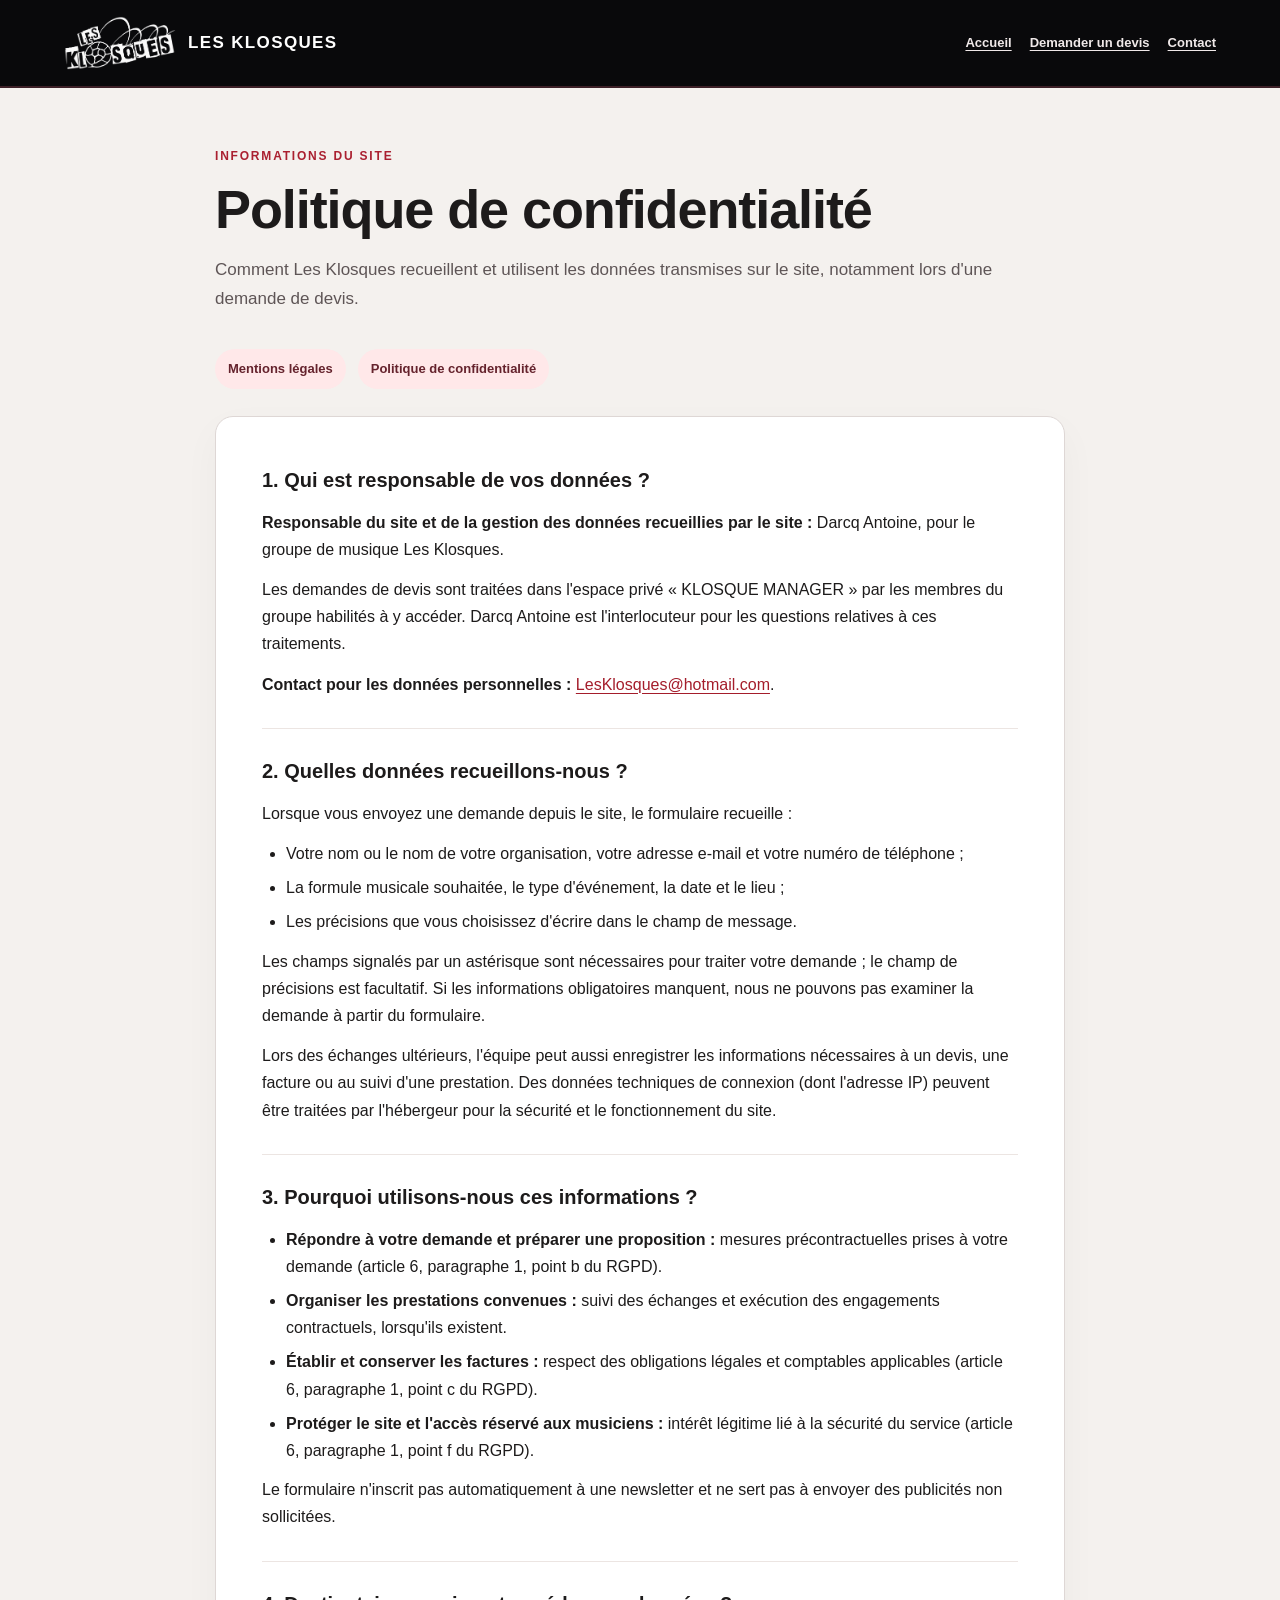
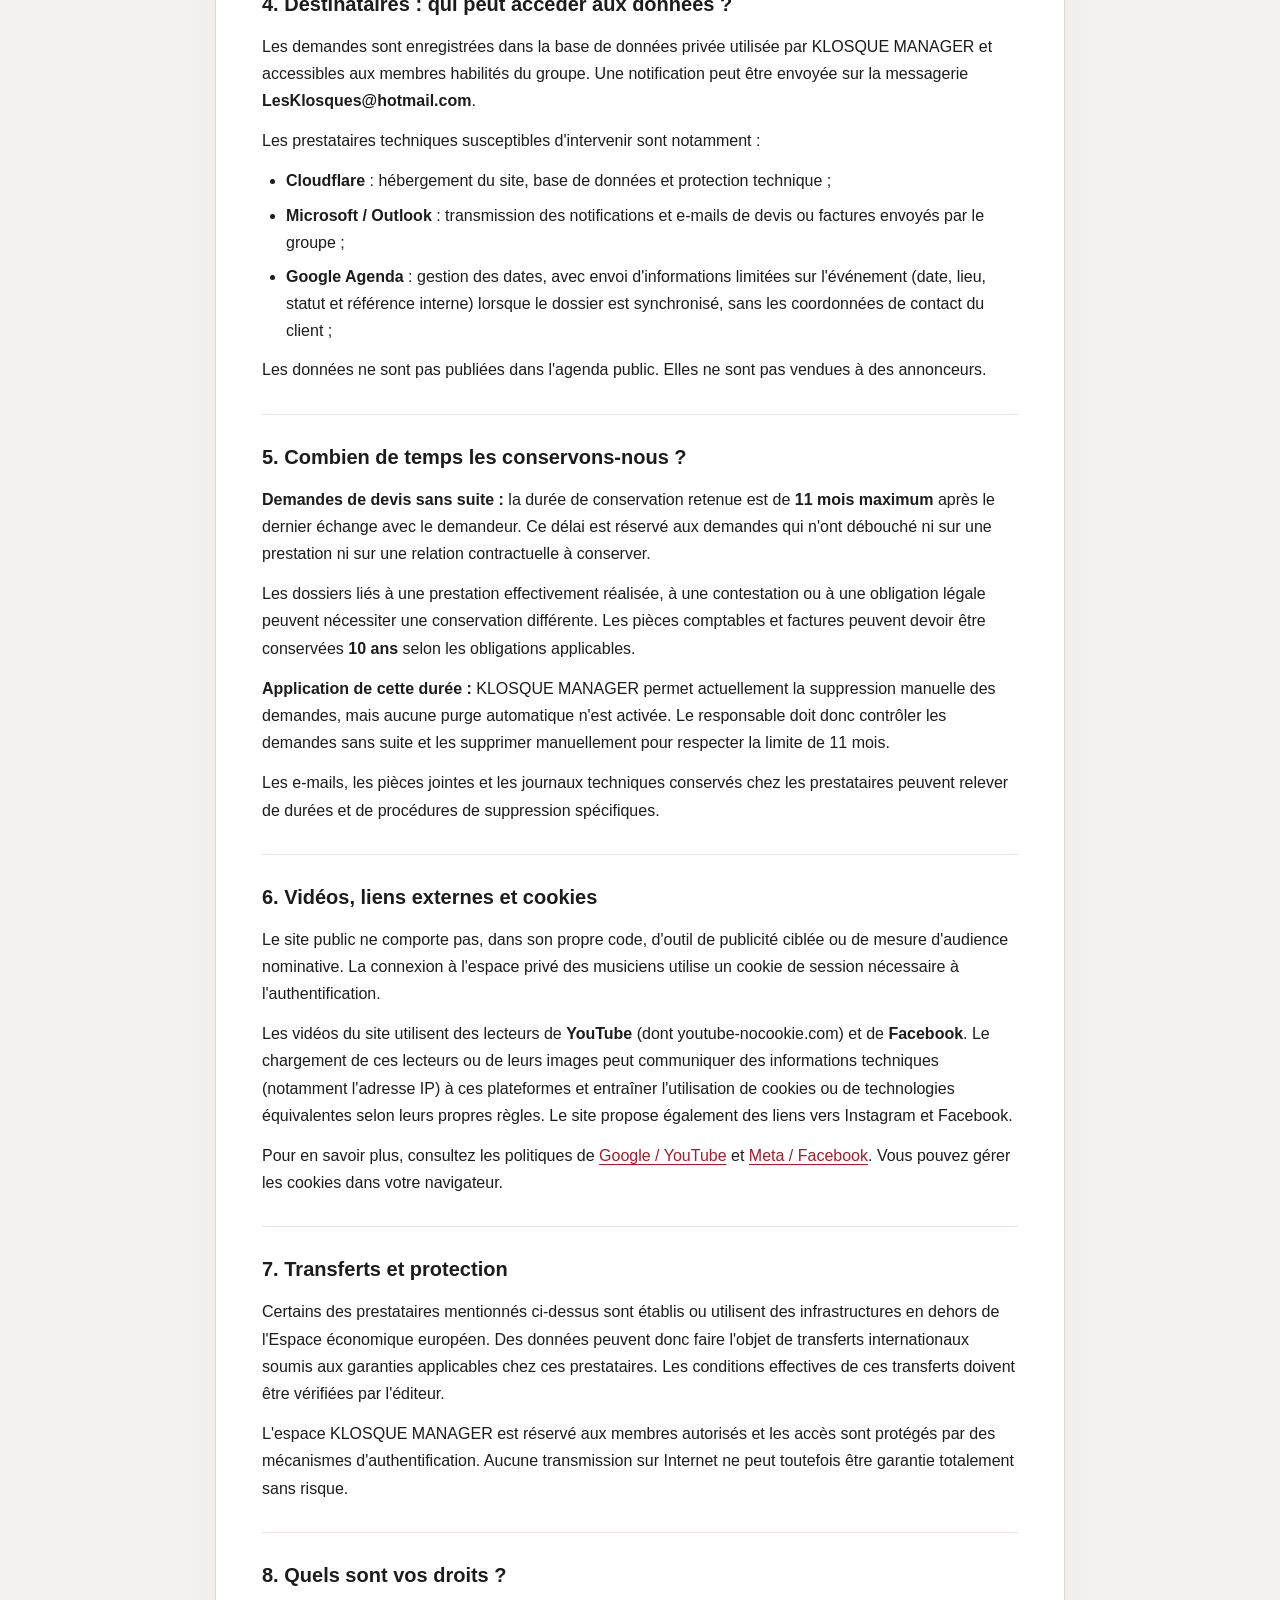
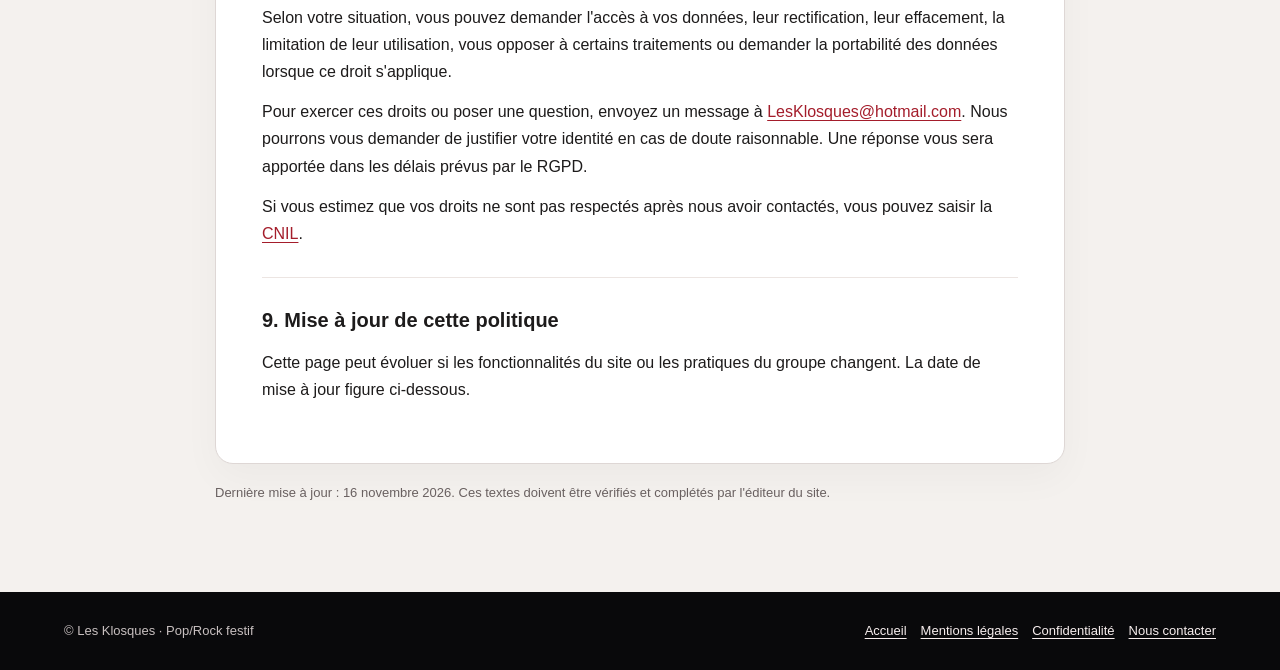
<file: confidentialite.html>
<!doctype html>
<html lang="fr">
<head>
  <meta charset="utf-8">
  <meta name="viewport" content="width=device-width,initial-scale=1">
  <meta name="theme-color" content="#0b0b0d">
  <meta name="description" content="Comment Les Klosques recueillent et utilisent les données transmises sur le site, notamment lors d'une demande de devis.">
  <title>Politique de confidentialité — Les Klosques</title>
  <link rel="icon" type="image/png" href="/assets/favicon-klosques.png">
  <link rel="stylesheet" href="/legal-pages.css">
</head>
<body>
<a class="skip-link" href="#contenu">Aller au contenu</a>
<header class="legal-header">
  <a class="legal-brand" href="/" aria-label="Les Klosques — accueil"><img src="/assets/logo-klosques-blanc-transparent.png" alt="Les Klosques" width="112" height="54"><span>LES KLOSQUES</span></a>
  <nav class="legal-nav" aria-label="Navigation"><a href="/">Accueil</a><a href="/#devis">Demander un devis</a><a href="mailto:LesKlosques@hotmail.com">Contact</a></nav>
</header>
<main class="legal-main" id="contenu">
  <p class="legal-eyebrow">Informations du site</p>
  <h1>Politique de confidentialité</h1>
  <p class="lead">Comment Les Klosques recueillent et utilisent les données transmises sur le site, notamment lors d'une demande de devis.</p>
  <nav class="legal-quicknav" aria-label="Pages légales"><a href="/mentions-legales.html">Mentions légales</a><a href="/confidentialite.html">Politique de confidentialité</a></nav>
  <article class="legal-article">
<section>
  <h2>1. Qui est responsable de vos données ?</h2>
  <p><strong>Responsable du site et de la gestion des données recueillies par le site :</strong> Darcq Antoine, pour le groupe de musique Les Klosques.</p>
  <p>Les demandes de devis sont traitées dans l'espace privé « KLOSQUE MANAGER » par les membres du groupe habilités à y accéder. Darcq Antoine est l'interlocuteur pour les questions relatives à ces traitements.</p>
  <p><strong>Contact pour les données personnelles :</strong> <a href="mailto:LesKlosques@hotmail.com">LesKlosques@hotmail.com</a>.</p>
</section>
<section>
  <h2>2. Quelles données recueillons-nous ?</h2>
  <p>Lorsque vous envoyez une demande depuis le site, le formulaire recueille :</p>
  <ul>
    <li>Votre nom ou le nom de votre organisation, votre adresse e-mail et votre numéro de téléphone ;</li>
    <li>La formule musicale souhaitée, le type d'événement, la date et le lieu ;</li>
    <li>Les précisions que vous choisissez d'écrire dans le champ de message.</li>
  </ul>
  <p>Les champs signalés par un astérisque sont nécessaires pour traiter votre demande ; le champ de précisions est facultatif. Si les informations obligatoires manquent, nous ne pouvons pas examiner la demande à partir du formulaire.</p>
  <p>Lors des échanges ultérieurs, l'équipe peut aussi enregistrer les informations nécessaires à un devis, une facture ou au suivi d'une prestation. Des données techniques de connexion (dont l'adresse IP) peuvent être traitées par l'hébergeur pour la sécurité et le fonctionnement du site.</p>
</section>
<section>
  <h2>3. Pourquoi utilisons-nous ces informations ?</h2>
  <ul>
    <li><strong>Répondre à votre demande et préparer une proposition :</strong> mesures précontractuelles prises à votre demande (article 6, paragraphe 1, point b du RGPD).</li>
    <li><strong>Organiser les prestations convenues :</strong> suivi des échanges et exécution des engagements contractuels, lorsqu'ils existent.</li>
    <li><strong>Établir et conserver les factures :</strong> respect des obligations légales et comptables applicables (article 6, paragraphe 1, point c du RGPD).</li>
    <li><strong>Protéger le site et l'accès réservé aux musiciens :</strong> intérêt légitime lié à la sécurité du service (article 6, paragraphe 1, point f du RGPD).</li>
  </ul>
  <p>Le formulaire n'inscrit pas automatiquement à une newsletter et ne sert pas à envoyer des publicités non sollicitées.</p>
</section>
<section>
  <h2>4. Destinataires : qui peut accéder aux données ?</h2>
  <p>Les demandes sont enregistrées dans la base de données privée utilisée par KLOSQUE MANAGER et accessibles aux membres habilités du groupe. Une notification peut être envoyée sur la messagerie <strong>LesKlosques@hotmail.com</strong>.</p>
  <p>Les prestataires techniques susceptibles d'intervenir sont notamment :</p>
  <ul>
    <li><strong>Cloudflare</strong> : hébergement du site, base de données et protection technique ;</li>
    <li><strong>Microsoft / Outlook</strong> : transmission des notifications et e-mails de devis ou factures envoyés par le groupe ;</li>
    <li><strong>Google Agenda</strong> : gestion des dates, avec envoi d'informations limitées sur l'événement (date, lieu, statut et référence interne) lorsque le dossier est synchronisé, sans les coordonnées de contact du client ;</li>
  </ul>
  <p>Les données ne sont pas publiées dans l'agenda public. Elles ne sont pas vendues à des annonceurs.</p>
</section>
<section>
  <h2>5. Combien de temps les conservons-nous ?</h2>
  <p><strong>Demandes de devis sans suite :</strong> la durée de conservation retenue est de <strong>11 mois maximum</strong> après le dernier échange avec le demandeur. Ce délai est réservé aux demandes qui n'ont débouché ni sur une prestation ni sur une relation contractuelle à conserver.</p>
  <p>Les dossiers liés à une prestation effectivement réalisée, à une contestation ou à une obligation légale peuvent nécessiter une conservation différente. Les pièces comptables et factures peuvent devoir être conservées <strong>10 ans</strong> selon les obligations applicables.</p>
  <p><strong>Application de cette durée :</strong> KLOSQUE MANAGER permet actuellement la suppression manuelle des demandes, mais aucune purge automatique n'est activée. Le responsable doit donc contrôler les demandes sans suite et les supprimer manuellement pour respecter la limite de 11 mois.</p>
  <p>Les e-mails, les pièces jointes et les journaux techniques conservés chez les prestataires peuvent relever de durées et de procédures de suppression spécifiques.</p>
</section>
<section>
  <h2>6. Vidéos, liens externes et cookies</h2>
  <p>Le site public ne comporte pas, dans son propre code, d'outil de publicité ciblée ou de mesure d'audience nominative. La connexion à l'espace privé des musiciens utilise un cookie de session nécessaire à l'authentification.</p>
  <p>Les vidéos du site utilisent des lecteurs de <strong>YouTube</strong> (dont youtube-nocookie.com) et de <strong>Facebook</strong>. Le chargement de ces lecteurs ou de leurs images peut communiquer des informations techniques (notamment l'adresse IP) à ces plateformes et entraîner l'utilisation de cookies ou de technologies équivalentes selon leurs propres règles. Le site propose également des liens vers Instagram et Facebook.</p>
  <p>Pour en savoir plus, consultez les politiques de <a href="https://policies.google.com/privacy?hl=fr" target="_blank" rel="noopener noreferrer">Google / YouTube</a> et <a href="https://www.facebook.com/privacy/policy/" target="_blank" rel="noopener noreferrer">Meta / Facebook</a>. Vous pouvez gérer les cookies dans votre navigateur.</p>
</section>
<section>
  <h2>7. Transferts et protection</h2>
  <p>Certains des prestataires mentionnés ci-dessus sont établis ou utilisent des infrastructures en dehors de l'Espace économique européen. Des données peuvent donc faire l'objet de transferts internationaux soumis aux garanties applicables chez ces prestataires. Les conditions effectives de ces transferts doivent être vérifiées par l'éditeur.</p>
  <p>L'espace KLOSQUE MANAGER est réservé aux membres autorisés et les accès sont protégés par des mécanismes d'authentification. Aucune transmission sur Internet ne peut toutefois être garantie totalement sans risque.</p>
</section>
<section>
  <h2>8. Quels sont vos droits ?</h2>
  <p>Selon votre situation, vous pouvez demander l'accès à vos données, leur rectification, leur effacement, la limitation de leur utilisation, vous opposer à certains traitements ou demander la portabilité des données lorsque ce droit s'applique.</p>
  <p>Pour exercer ces droits ou poser une question, envoyez un message à <a href="mailto:LesKlosques@hotmail.com?subject=Demande%20relative%20%C3%A0%20mes%20donn%C3%A9es">LesKlosques@hotmail.com</a>. Nous pourrons vous demander de justifier votre identité en cas de doute raisonnable. Une réponse vous sera apportée dans les délais prévus par le RGPD.</p>
  <p>Si vous estimez que vos droits ne sont pas respectés après nous avoir contactés, vous pouvez saisir la <a href="https://www.cnil.fr/fr/plaintes" target="_blank" rel="noopener noreferrer">CNIL</a>.</p>
</section>
<section>
  <h2>9. Mise à jour de cette politique</h2>
  <p>Cette page peut évoluer si les fonctionnalités du site ou les pratiques du groupe changent. La date de mise à jour figure ci-dessous.</p>
</section></article>
  <p class="legal-muted" style="margin-top:18px">Dernière mise à jour : 16 novembre 2026. Ces textes doivent être vérifiés et complétés par l'éditeur du site.</p>
</main>
<footer class="legal-footer">
  <span>© Les Klosques · Pop/Rock festif</span>
  <nav aria-label="Informations"><a href="/">Accueil</a><a href="/mentions-legales.html">Mentions légales</a><a href="/confidentialite.html">Confidentialité</a><a href="mailto:LesKlosques@hotmail.com">Nous contacter</a></nav>
</footer>
</body>
</html>
</file>
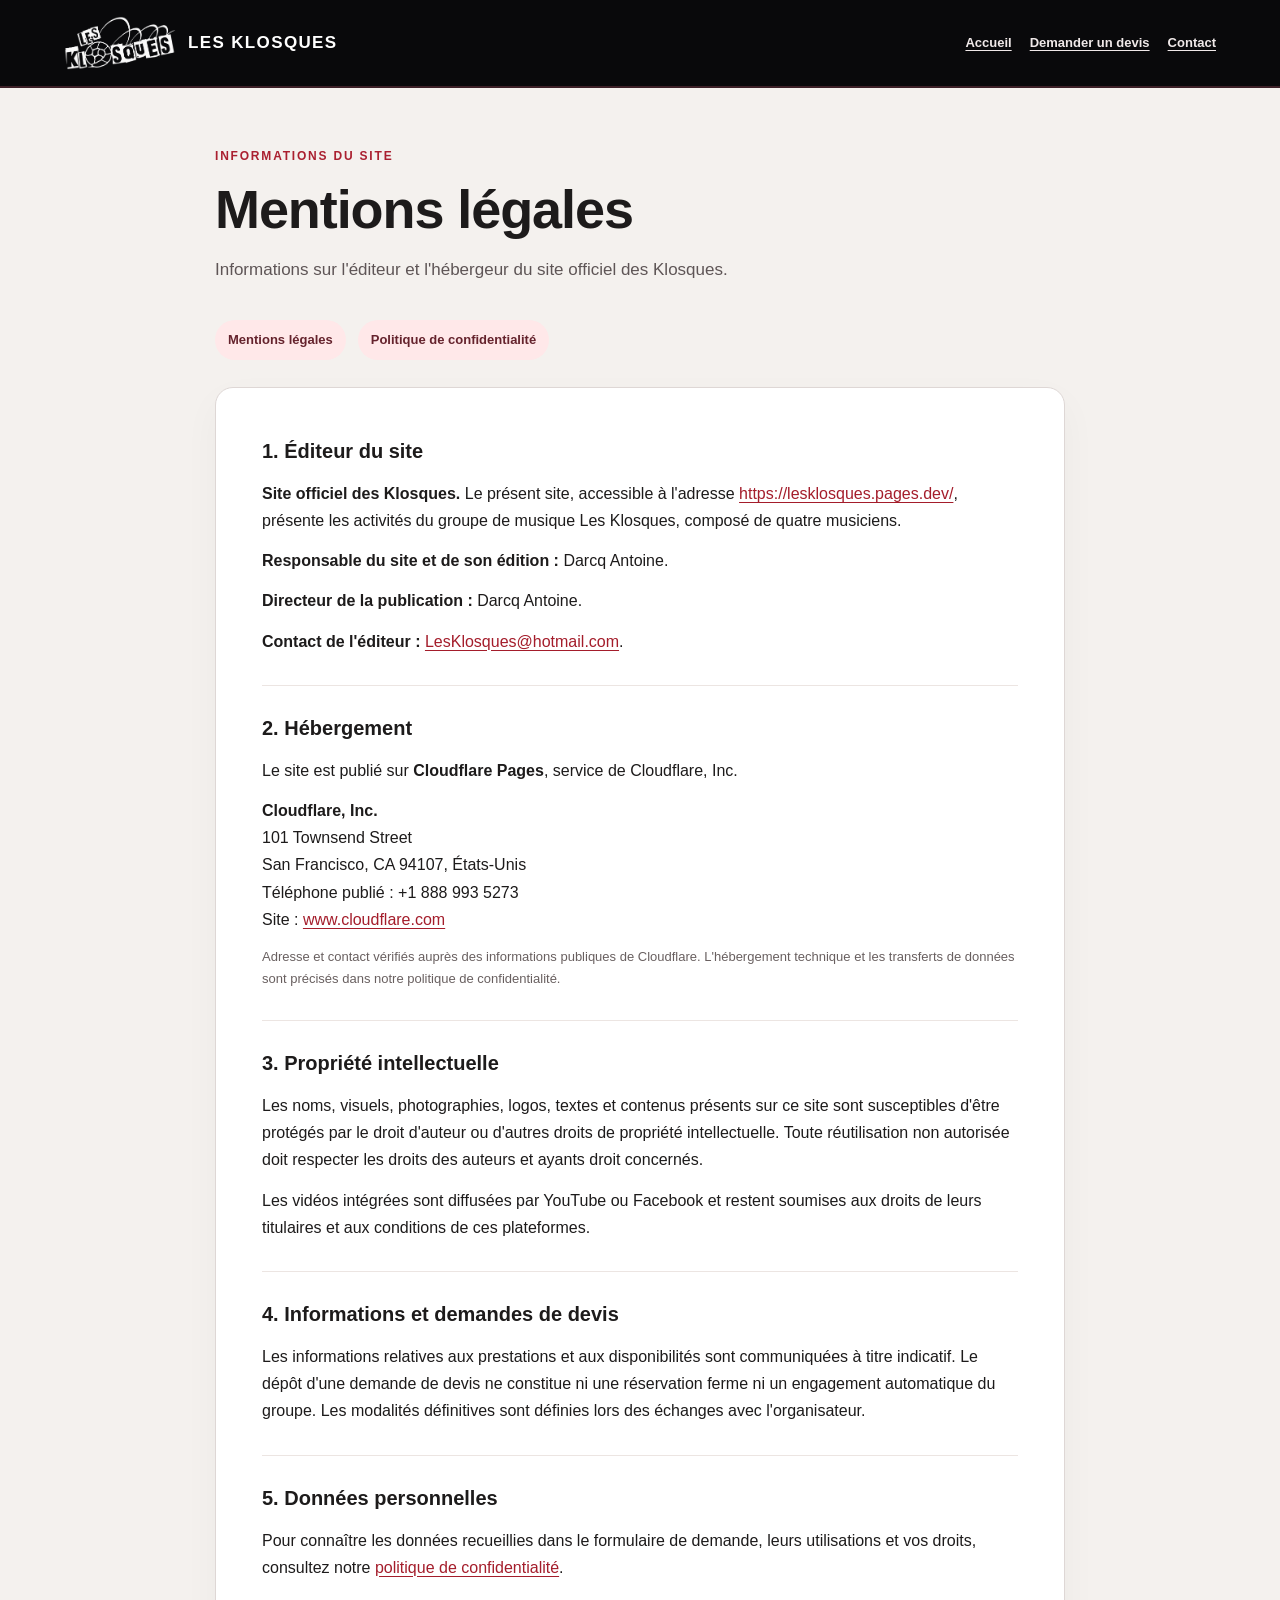
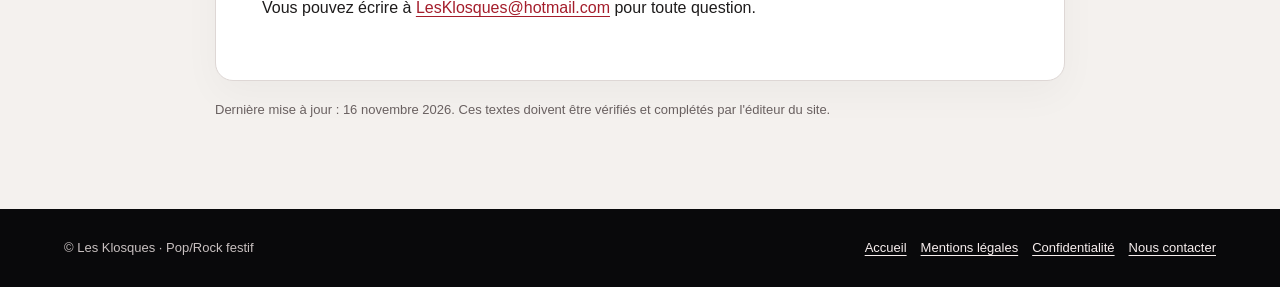
<file: mentions-legales.html>
<!doctype html>
<html lang="fr">
<head>
  <meta charset="utf-8">
  <meta name="viewport" content="width=device-width,initial-scale=1">
  <meta name="theme-color" content="#0b0b0d">
  <meta name="description" content="Informations sur l'éditeur et l'hébergeur du site officiel des Klosques.">
  <title>Mentions légales — Les Klosques</title>
  <link rel="icon" type="image/png" href="/assets/favicon-klosques.png">
  <link rel="stylesheet" href="/legal-pages.css">
</head>
<body>
<a class="skip-link" href="#contenu">Aller au contenu</a>
<header class="legal-header">
  <a class="legal-brand" href="/" aria-label="Les Klosques — accueil"><img src="/assets/logo-klosques-blanc-transparent.png" alt="Les Klosques" width="112" height="54"><span>LES KLOSQUES</span></a>
  <nav class="legal-nav" aria-label="Navigation"><a href="/">Accueil</a><a href="/#devis">Demander un devis</a><a href="mailto:LesKlosques@hotmail.com">Contact</a></nav>
</header>
<main class="legal-main" id="contenu">
  <p class="legal-eyebrow">Informations du site</p>
  <h1>Mentions légales</h1>
  <p class="lead">Informations sur l'éditeur et l'hébergeur du site officiel des Klosques.</p>
  <nav class="legal-quicknav" aria-label="Pages légales"><a href="/mentions-legales.html">Mentions légales</a><a href="/confidentialite.html">Politique de confidentialité</a></nav>
  <article class="legal-article">
<section>
  <h2>1. Éditeur du site</h2>
  <p><strong>Site officiel des Klosques.</strong> Le présent site, accessible à l'adresse <a href="https://lesklosques.pages.dev/">https://lesklosques.pages.dev/</a>, présente les activités du groupe de musique Les Klosques, composé de quatre musiciens.</p>
  <p><strong>Responsable du site et de son édition :</strong> Darcq Antoine.</p>
  <p><strong>Directeur de la publication :</strong> Darcq Antoine.</p>
  <p><strong>Contact de l'éditeur :</strong> <a href="mailto:LesKlosques@hotmail.com">LesKlosques@hotmail.com</a>.</p>
</section>
<section>
  <h2>2. Hébergement</h2>
  <p>Le site est publié sur <strong>Cloudflare Pages</strong>, service de Cloudflare, Inc.</p>
  <p><strong>Cloudflare, Inc.</strong><br>101 Townsend Street<br>San Francisco, CA 94107, États-Unis<br>Téléphone publié : +1 888 993 5273<br>Site : <a href="https://www.cloudflare.com/" target="_blank" rel="noopener noreferrer">www.cloudflare.com</a></p>
  <p class="legal-muted">Adresse et contact vérifiés auprès des informations publiques de Cloudflare. L'hébergement technique et les transferts de données sont précisés dans notre politique de confidentialité.</p>
</section>
<section>
  <h2>3. Propriété intellectuelle</h2>
  <p>Les noms, visuels, photographies, logos, textes et contenus présents sur ce site sont susceptibles d'être protégés par le droit d'auteur ou d'autres droits de propriété intellectuelle. Toute réutilisation non autorisée doit respecter les droits des auteurs et ayants droit concernés.</p>
  <p>Les vidéos intégrées sont diffusées par YouTube ou Facebook et restent soumises aux droits de leurs titulaires et aux conditions de ces plateformes.</p>
</section>
<section>
  <h2>4. Informations et demandes de devis</h2>
  <p>Les informations relatives aux prestations et aux disponibilités sont communiquées à titre indicatif. Le dépôt d'une demande de devis ne constitue ni une réservation ferme ni un engagement automatique du groupe. Les modalités définitives sont définies lors des échanges avec l'organisateur.</p>
</section>
<section>
  <h2>5. Données personnelles</h2>
  <p>Pour connaître les données recueillies dans le formulaire de demande, leurs utilisations et vos droits, consultez notre <a href="/confidentialite.html">politique de confidentialité</a>.</p>
  <p>Vous pouvez écrire à <a href="mailto:LesKlosques@hotmail.com">LesKlosques@hotmail.com</a> pour toute question.</p>
</section></article>
  <p class="legal-muted" style="margin-top:18px">Dernière mise à jour : 16 novembre 2026. Ces textes doivent être vérifiés et complétés par l'éditeur du site.</p>
</main>
<footer class="legal-footer">
  <span>© Les Klosques · Pop/Rock festif</span>
  <nav aria-label="Informations"><a href="/">Accueil</a><a href="/mentions-legales.html">Mentions légales</a><a href="/confidentialite.html">Confidentialité</a><a href="mailto:LesKlosques@hotmail.com">Nous contacter</a></nav>
</footer>
</body>
</html>
</file>
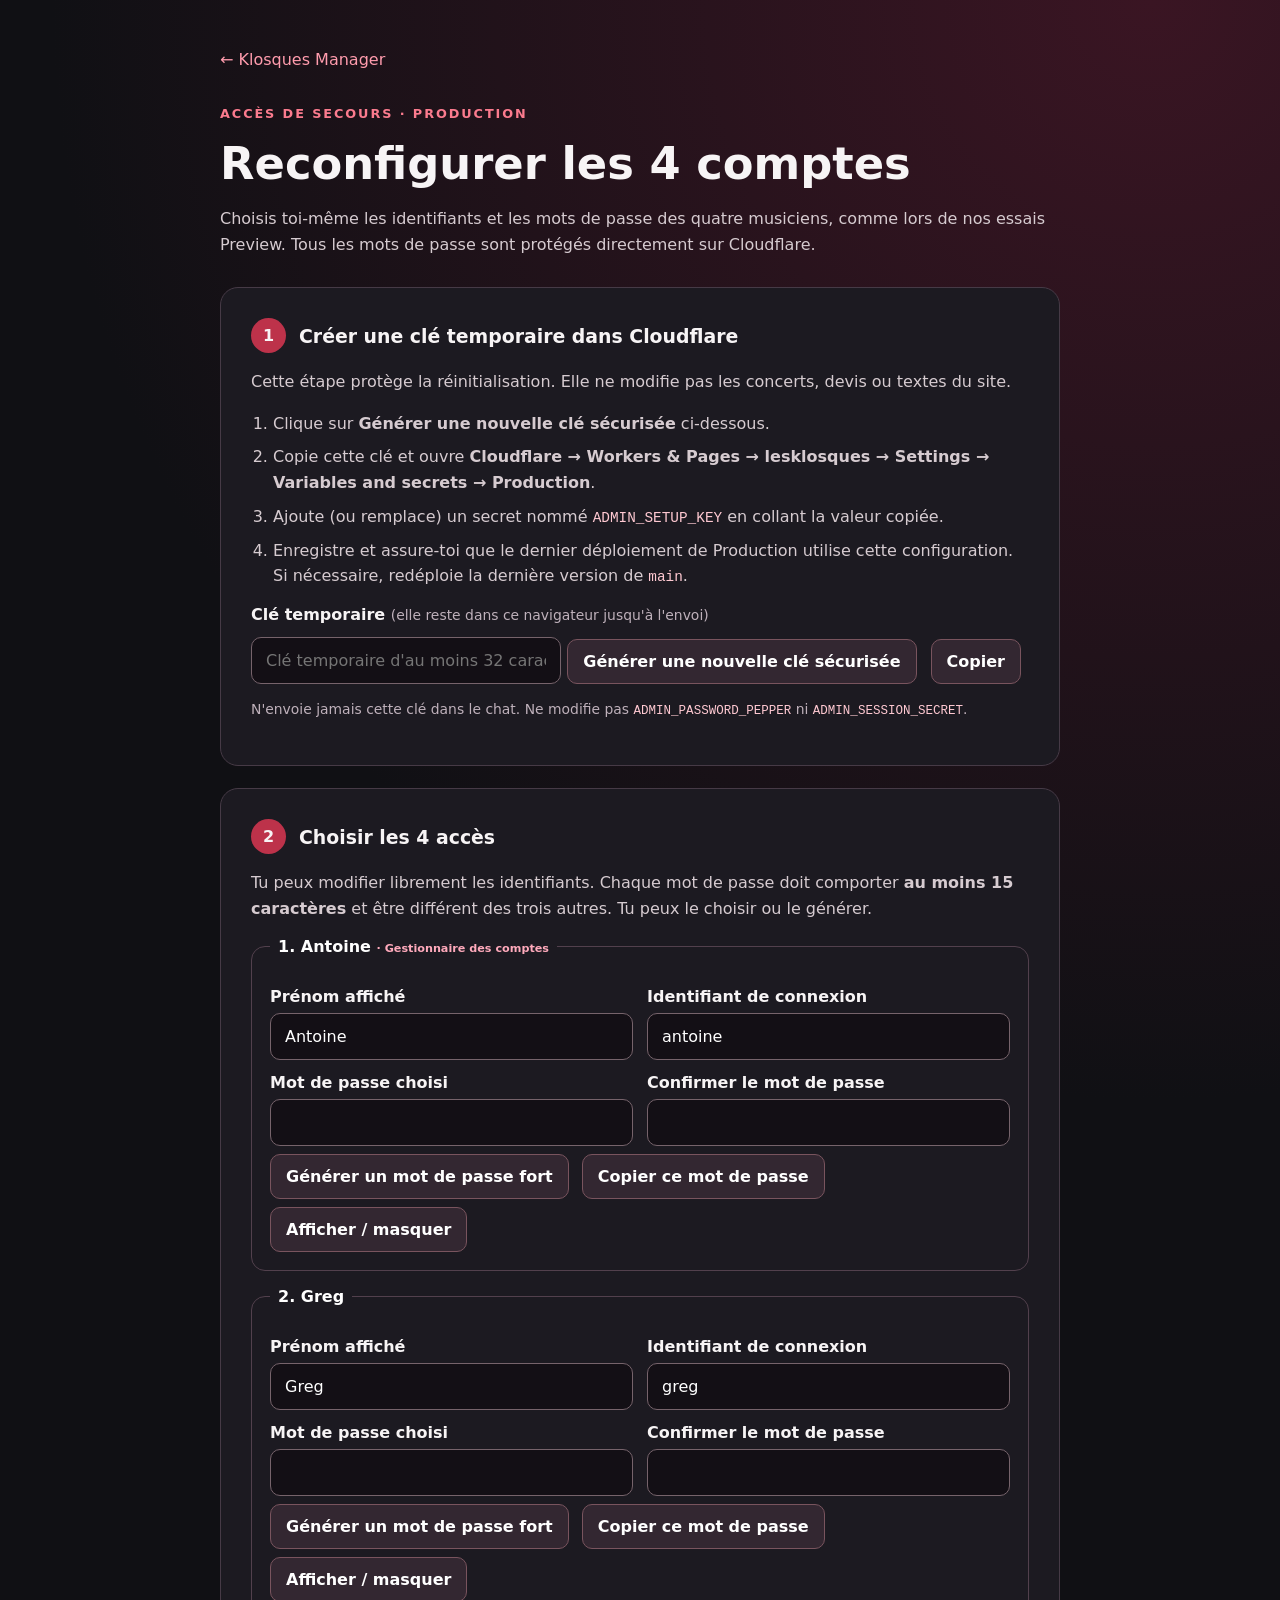
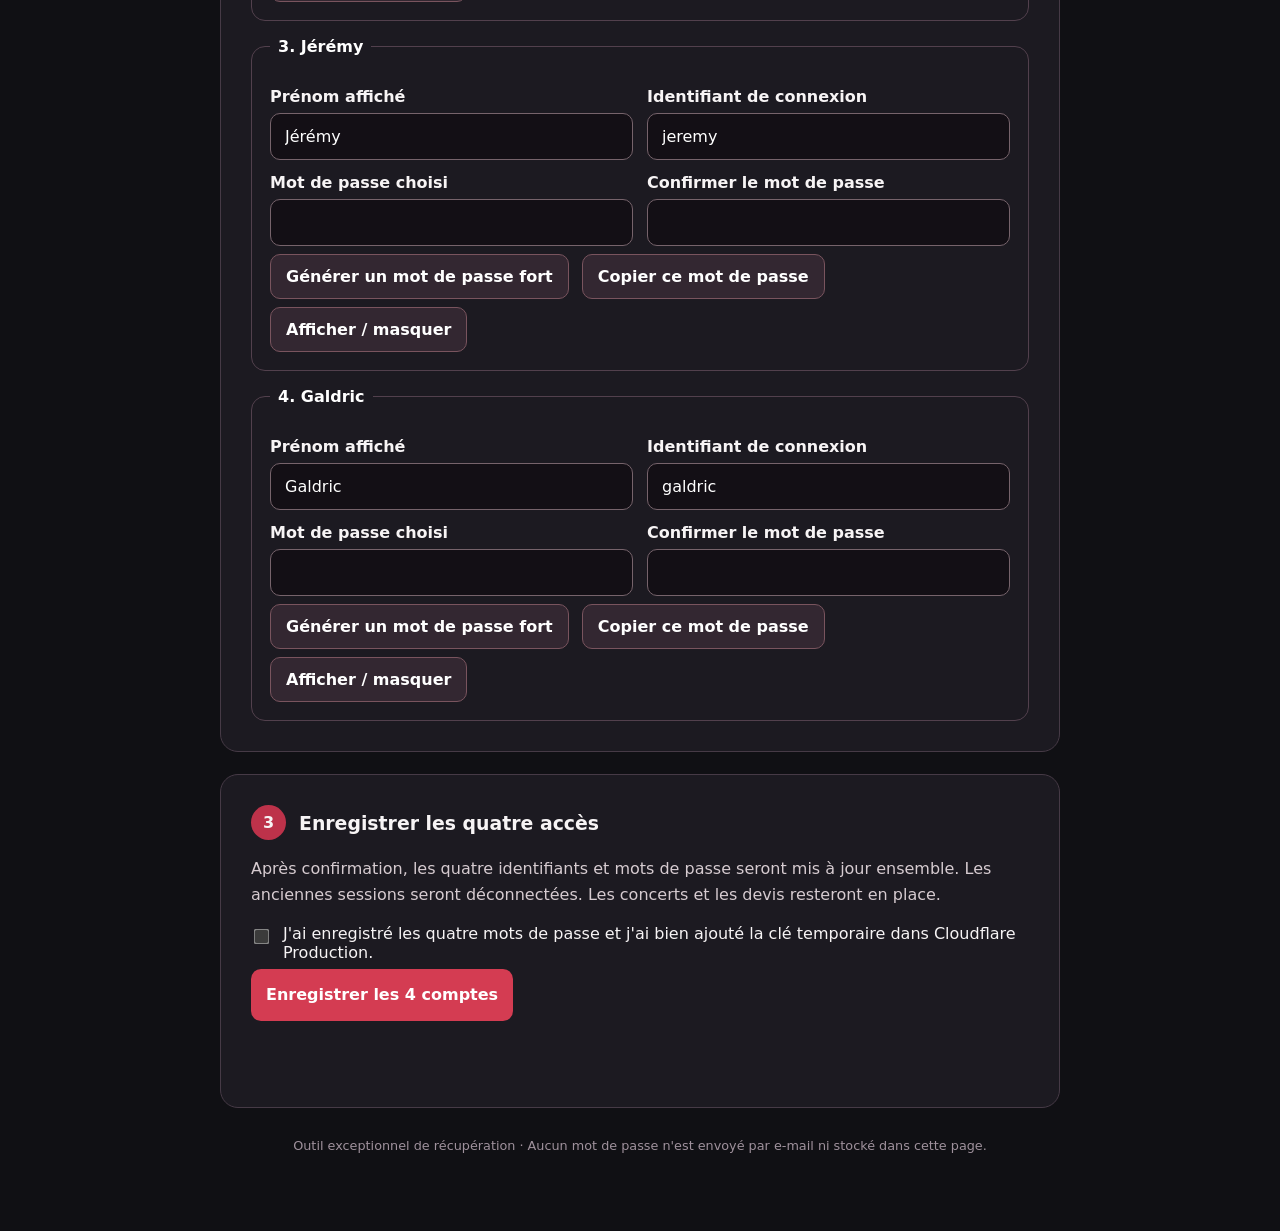
<file: admin/recuperer.html>
<!doctype html>
<html lang="fr">
<head>
<meta charset="utf-8">
<meta name="viewport" content="width=device-width,initial-scale=1">
<meta name="robots" content="noindex,nofollow,noarchive">
<meta name="theme-color" content="#111014">
<title>Reconfigurer les 4 comptes — Klosques Manager</title>
<link rel="stylesheet" href="/admin/recuperer.css">
<script src="/admin/recuperer.js" defer></script>
</head>
<body>
<main class="page">
  <header class="heading">
    <a href="/admin/" class="back">← Klosques Manager</a>
    <p class="eyebrow">ACCÈS DE SECOURS · PRODUCTION</p>
    <h1>Reconfigurer les 4 comptes</h1>
    <p>Choisis toi-même les identifiants et les mots de passe des quatre musiciens, comme lors de nos essais Preview. Tous les mots de passe sont protégés directement sur Cloudflare.</p>
  </header>
  <section class="step">
    <div class="step-head"><span class="number">1</span><h2>Créer une clé temporaire dans Cloudflare</h2></div>
    <p>Cette étape protège la réinitialisation. Elle ne modifie pas les concerts, devis ou textes du site.</p>
    <ol>
      <li>Clique sur <strong>Générer une nouvelle clé sécurisée</strong> ci-dessous.</li>
      <li>Copie cette clé et ouvre <strong>Cloudflare → Workers & Pages → lesklosques → Settings → Variables and secrets → Production</strong>.</li>
      <li>Ajoute (ou remplace) un secret nommé <code>ADMIN_SETUP_KEY</code> en collant la valeur copiée.</li>
      <li>Enregistre et assure-toi que le dernier déploiement de Production utilise cette configuration. Si nécessaire, redéploie la dernière version de <code>main</code>.</li>
    </ol>
    <label for="setupKey">Clé temporaire <span class="optional">(elle reste dans ce navigateur jusqu'à l'envoi)</span></label>
    <div class="input-actions"><input type="password" id="setupKey" autocomplete="off" spellcheck="false" placeholder="Clé temporaire d'au moins 32 caractères"><button type="button" id="makeKey" class="secondary">Générer une nouvelle clé sécurisée</button><button type="button" id="copyKey" class="secondary">Copier</button></div>
    <p class="hint">N'envoie jamais cette clé dans le chat. Ne modifie pas <code>ADMIN_PASSWORD_PEPPER</code> ni <code>ADMIN_SESSION_SECRET</code>.</p>
  </section>
  <form id="recoveryForm" novalidate>
    <section class="step">
      <div class="step-head"><span class="number">2</span><h2>Choisir les 4 accès</h2></div>
      <p>Tu peux modifier librement les identifiants. Chaque mot de passe doit comporter <strong>au moins 15 caractères</strong> et être différent des trois autres. Tu peux le choisir ou le générer.</p>
      <div id="musicians" class="musicians">
        <fieldset class="musician" data-person="0">
          <legend>1. Antoine <small>· Gestionnaire des comptes</small></legend>
          <div class="two">
            <div><label for="name0">Prénom affiché</label><input id="name0" name="name0" value="Antoine" maxlength="60" required></div>
            <div><label for="user0">Identifiant de connexion</label><input id="user0" name="user0" value="antoine" minlength="3" maxlength="24" autocapitalize="none" spellcheck="false" required></div>
          </div>
          <div class="two">
            <div><label for="pass0">Mot de passe choisi</label><input type="password" id="pass0" name="pass0" minlength="15" maxlength="128" autocomplete="new-password" required></div>
            <div><label for="confirm0">Confirmer le mot de passe</label><input type="password" id="confirm0" name="confirm0" minlength="15" maxlength="128" autocomplete="new-password" required></div>
          </div>
          <button type="button" class="secondary generatePassword" data-person="0">Générer un mot de passe fort</button>
        </fieldset>
        <fieldset class="musician" data-person="1">
          <legend>2. Greg</legend>
          <div class="two">
            <div><label for="name1">Prénom affiché</label><input id="name1" name="name1" value="Greg" maxlength="60" required></div>
            <div><label for="user1">Identifiant de connexion</label><input id="user1" name="user1" value="greg" minlength="3" maxlength="24" autocapitalize="none" spellcheck="false" required></div>
          </div>
          <div class="two">
            <div><label for="pass1">Mot de passe choisi</label><input type="password" id="pass1" name="pass1" minlength="15" maxlength="128" autocomplete="new-password" required></div>
            <div><label for="confirm1">Confirmer le mot de passe</label><input type="password" id="confirm1" name="confirm1" minlength="15" maxlength="128" autocomplete="new-password" required></div>
          </div>
          <button type="button" class="secondary generatePassword" data-person="1">Générer un mot de passe fort</button>
        </fieldset>
        <fieldset class="musician" data-person="2">
          <legend>3. Jérémy</legend>
          <div class="two">
            <div><label for="name2">Prénom affiché</label><input id="name2" name="name2" value="Jérémy" maxlength="60" required></div>
            <div><label for="user2">Identifiant de connexion</label><input id="user2" name="user2" value="jeremy" minlength="3" maxlength="24" autocapitalize="none" spellcheck="false" required></div>
          </div>
          <div class="two">
            <div><label for="pass2">Mot de passe choisi</label><input type="password" id="pass2" name="pass2" minlength="15" maxlength="128" autocomplete="new-password" required></div>
            <div><label for="confirm2">Confirmer le mot de passe</label><input type="password" id="confirm2" name="confirm2" minlength="15" maxlength="128" autocomplete="new-password" required></div>
          </div>
          <button type="button" class="secondary generatePassword" data-person="2">Générer un mot de passe fort</button>
        </fieldset>
        <fieldset class="musician" data-person="3">
          <legend>4. Galdric</legend>
          <div class="two">
            <div><label for="name3">Prénom affiché</label><input id="name3" name="name3" value="Galdric" maxlength="60" required></div>
            <div><label for="user3">Identifiant de connexion</label><input id="user3" name="user3" value="galdric" minlength="3" maxlength="24" autocapitalize="none" spellcheck="false" required></div>
          </div>
          <div class="two">
            <div><label for="pass3">Mot de passe choisi</label><input type="password" id="pass3" name="pass3" minlength="15" maxlength="128" autocomplete="new-password" required></div>
            <div><label for="confirm3">Confirmer le mot de passe</label><input type="password" id="confirm3" name="confirm3" minlength="15" maxlength="128" autocomplete="new-password" required></div>
          </div>
          <button type="button" class="secondary generatePassword" data-person="3">Générer un mot de passe fort</button>
        </fieldset>
      </div>
    </section>
    <section class="step">
      <div class="step-head"><span class="number">3</span><h2>Enregistrer les quatre accès</h2></div>
      <p>Après confirmation, les quatre identifiants et mots de passe seront mis à jour ensemble. Les anciennes sessions seront déconnectées. Les concerts et les devis resteront en place.</p>
      <label class="ack"><input type="checkbox" id="ack" required><span>J'ai enregistré les quatre mots de passe et j'ai bien ajouté la clé temporaire dans Cloudflare Production.</span></label>
      <button type="submit" id="submitBtn" class="primary">Enregistrer les 4 comptes</button>
      <p id="feedback" class="feedback" role="status" aria-live="polite"></p>
      <div id="success" class="success" hidden>
        <h2>Les quatre comptes ont été reconfigurés !</h2>
        <p><strong>Action indispensable :</strong> supprime le secret <code>ADMIN_SETUP_KEY</code> dans Cloudflare Production, puis redéploie. Ne touche pas aux deux autres secrets.</p>
        <p>Ensuite, ouvre <a href="/admin/">Klosques Manager</a> et connecte-toi avec le nouvel identifiant et le mot de passe d'Antoine.</p>
      </div>
    </section>
  </form>
  <footer>Outil exceptionnel de récupération · Aucun mot de passe n'est envoyé par e-mail ni stocké dans cette page.</footer>
</main>
</body>
</html>
</file>
<file: legal-pages.css>
/* Pages d'information légale : mises en page sobres et accessibles. */
:root{--red:#e32636;--bg:#0b0b0d;--ink:#f4f1f0;--muted:#bbb6b5;--edge:#3c3336}
*{box-sizing:border-box}
html{scroll-behavior:smooth}
body{margin:0;background:#f4f1ee;color:#1d1b1b;font-family:Arial,Helvetica,sans-serif;line-height:1.7}
a{color:#a41d2b;text-underline-offset:3px}
a:focus-visible{outline:3px solid #e32636;outline-offset:4px}
.legal-header{background:#09090b;color:#fff;border-bottom:2px solid #3d2027;padding:16px max(5vw,22px);display:flex;align-items:center;justify-content:space-between;gap:25px}
.legal-brand{display:flex;align-items:center;gap:12px;text-decoration:none;color:#fff;font-size:17px;font-weight:900;letter-spacing:.08em}
.legal-brand img{width:112px;height:54px;object-fit:contain}
.legal-nav{display:flex;gap:18px;align-items:center;flex-wrap:wrap}
.legal-nav a{font-size:13px;font-weight:700;color:#f0e9e9}
.legal-nav a:hover,.legal-footer a:hover{color:#ff7582}
.legal-main{max-width:900px;margin:0 auto;padding:58px 25px 75px}
.legal-eyebrow{text-transform:uppercase;color:#aa2030;font-size:12px;letter-spacing:.15em;font-weight:900}
h1{font-size:clamp(32px,5vw,54px);line-height:1.12;margin:10px 0 16px;letter-spacing:-.02em}
.lead{font-size:17px;color:#5e5556;max-width:790px;margin:0 0 35px}
.legal-article{background:#fff;border:1px solid #ded7d5;border-radius:18px;padding:clamp(22px,4vw,46px);box-shadow:0 14px 38px rgba(31,19,21,.035)}
.legal-article section+section{border-top:1px solid #ece5e2;margin-top:30px;padding-top:25px}
h2{font-size:20px;margin:0 0 12px}
h3{font-size:16px;margin:20px 0 8px}
p{margin:0 0 13px}
ul{padding-left:24px;margin:10px 0 12px}
li{margin:7px 0}
.legal-muted{color:#696060;font-size:13px}
.legal-missing{padding:16px 18px;border:1px solid #d9b9ad;border-left:4px solid #ae5c35;background:#fff8f0;border-radius:9px}
.legal-missing strong{color:#6c2c20}
.legal-quicknav{display:flex;gap:12px;flex-wrap:wrap;margin-bottom:27px}
.legal-quicknav a{display:inline-block;padding:9px 13px;color:#65232d;background:#ffe8e9;border-radius:100px;font-size:13px;font-weight:700;text-decoration:none}
.legal-footer{background:#09090b;color:#c8c0c0;padding:28px max(5vw,22px);display:flex;align-items:center;justify-content:space-between;gap:20px;flex-wrap:wrap;font-size:13px}
.legal-footer nav{display:flex;flex-wrap:wrap;gap:14px}
.legal-footer a{color:#f7eeee}
@media(max-width:650px){.legal-header{align-items:flex-start;flex-direction:column}.legal-main{padding:38px 17px 55px}.legal-article{border-radius:12px}.legal-footer{align-items:flex-start;flex-direction:column}}
@media print{body{background:#fff}.legal-header,.legal-footer,.legal-quicknav{display:none}.legal-main{padding:0}.legal-article{box-shadow:none;border:0;padding:0}}

.skip-link{position:absolute;z-index:100;top:8px;left:12px;transform:translateY(-180%);padding:9px 12px;background:#fff;color:#4b1520;font-weight:800}
.skip-link:focus{transform:translateY(0)}
</file>
<file: admin/recuperer.css>
:root{color-scheme:dark;font-family:system-ui,-apple-system,"Segoe UI",sans-serif;background:#101014;color:#f7f4f5;font-size:16px}
*{box-sizing:border-box}body{margin:0;min-height:100vh;background:radial-gradient(circle at 90% 0%,#3a1523,transparent 36%),#101014}
.page{max-width:940px;margin:0 auto;padding:clamp(16px,4vw,50px)}.heading{margin-bottom:30px}
h1{font-size:clamp(1.8rem,5vw,2.8rem);margin:12px 0}h2{font-size:1.18rem;margin:0}
p,li{line-height:1.6;color:#d6cbd0}.eyebrow{font-size:.8rem;color:#fb7b8e;font-weight:700;letter-spacing:.15em}
a{color:#ff9cad}.back{text-decoration:none;display:inline-block;margin-bottom:22px}.step{background:#1c1a21;border:1px solid #463a46;border-radius:18px;padding:clamp(18px,3vw,30px);margin:22px 0}
.step-head{display:flex;align-items:center;gap:13px;margin-bottom:13px}
.number{flex:0 0 auto;background:#bd324a;width:35px;height:35px;border-radius:50%;display:grid;place-items:center;font-weight:800}
ol{padding-left:22px}li{margin:8px 0}code{font-size:.9em;color:#ffc9d2;overflow-wrap:anywhere}
label{display:block;font-weight:650;margin:13px 0 7px}.optional,.hint{font-weight:400;color:#bfb1bb;font-size:.87rem}
input[type=text],input[type=password],input:not([type]),input[type=email]{width:100%;min-width:0;padding:13px 14px;border-radius:10px;border:1px solid #76636b;background:#130f15;color:#fff;font:inherit}
input:focus{outline:2px solid #ff8e9e;outline-offset:2px}button{font:inherit;border-radius:10px;padding:12px 15px;cursor:pointer;font-weight:700}
button:disabled{opacity:.65;cursor:progress}.secondary{background:#332731;color:#fff;border:1px solid #79545e;margin:8px 8px 0 0}
.secondary:hover{background:#4a343e}.primary{background:#d43c52;color:white;border:0;min-height:52px}
.primary:hover{background:#ef4d64}.input-actions{display:flex;flex-wrap:wrap;align-items:flex-end;gap:6px}.input-actions input{flex:1 1 250px}
.musicians{display:grid;gap:16px}.musician{border:1px solid #52404d;border-radius:14px;padding:18px;margin:0;min-width:0}
legend{font-weight:800;color:#fff;padding:0 8px}.musician legend small{font-size:.7rem;color:#ffaabc}.two{display:grid;grid-template-columns:1fr 1fr;gap:14px}
.ack{display:flex;gap:12px;align-items:flex-start;font-weight:400}.ack input{margin-top:6px;transform:scale(1.2)}
.feedback{min-height:24px;color:#ffc0b9;font-weight:700}.feedback.good{color:#aae9b4}
.success{background:#163123;border:1px solid #4bac71;padding:20px;border-radius:14px;margin-top:16px}
.success h2{color:#b6ffca}footer{font-size:.8rem;color:#9f919c;text-align:center;margin:30px 0}
@media(max-width:650px){.two{grid-template-columns:1fr}.input-actions{display:block}.input-actions button{width:100%}.musician{padding:12px}}
</file>
